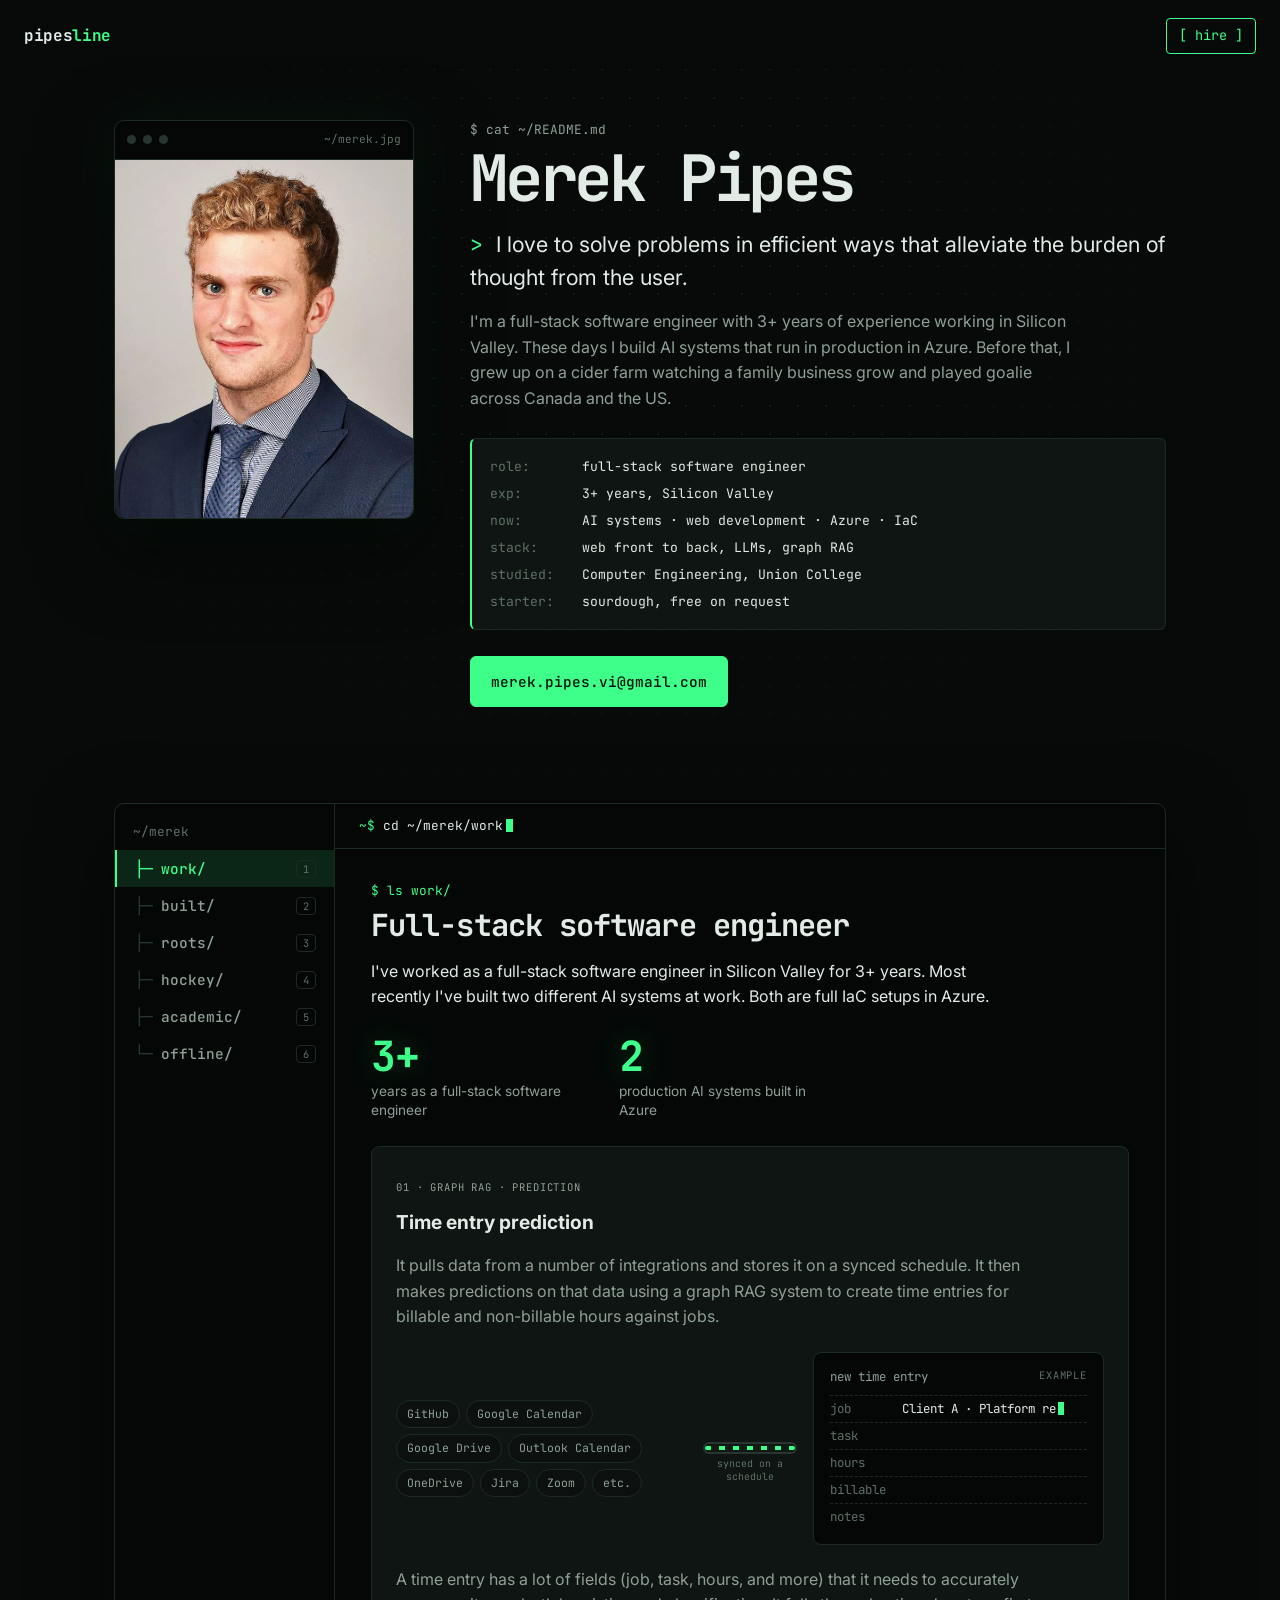
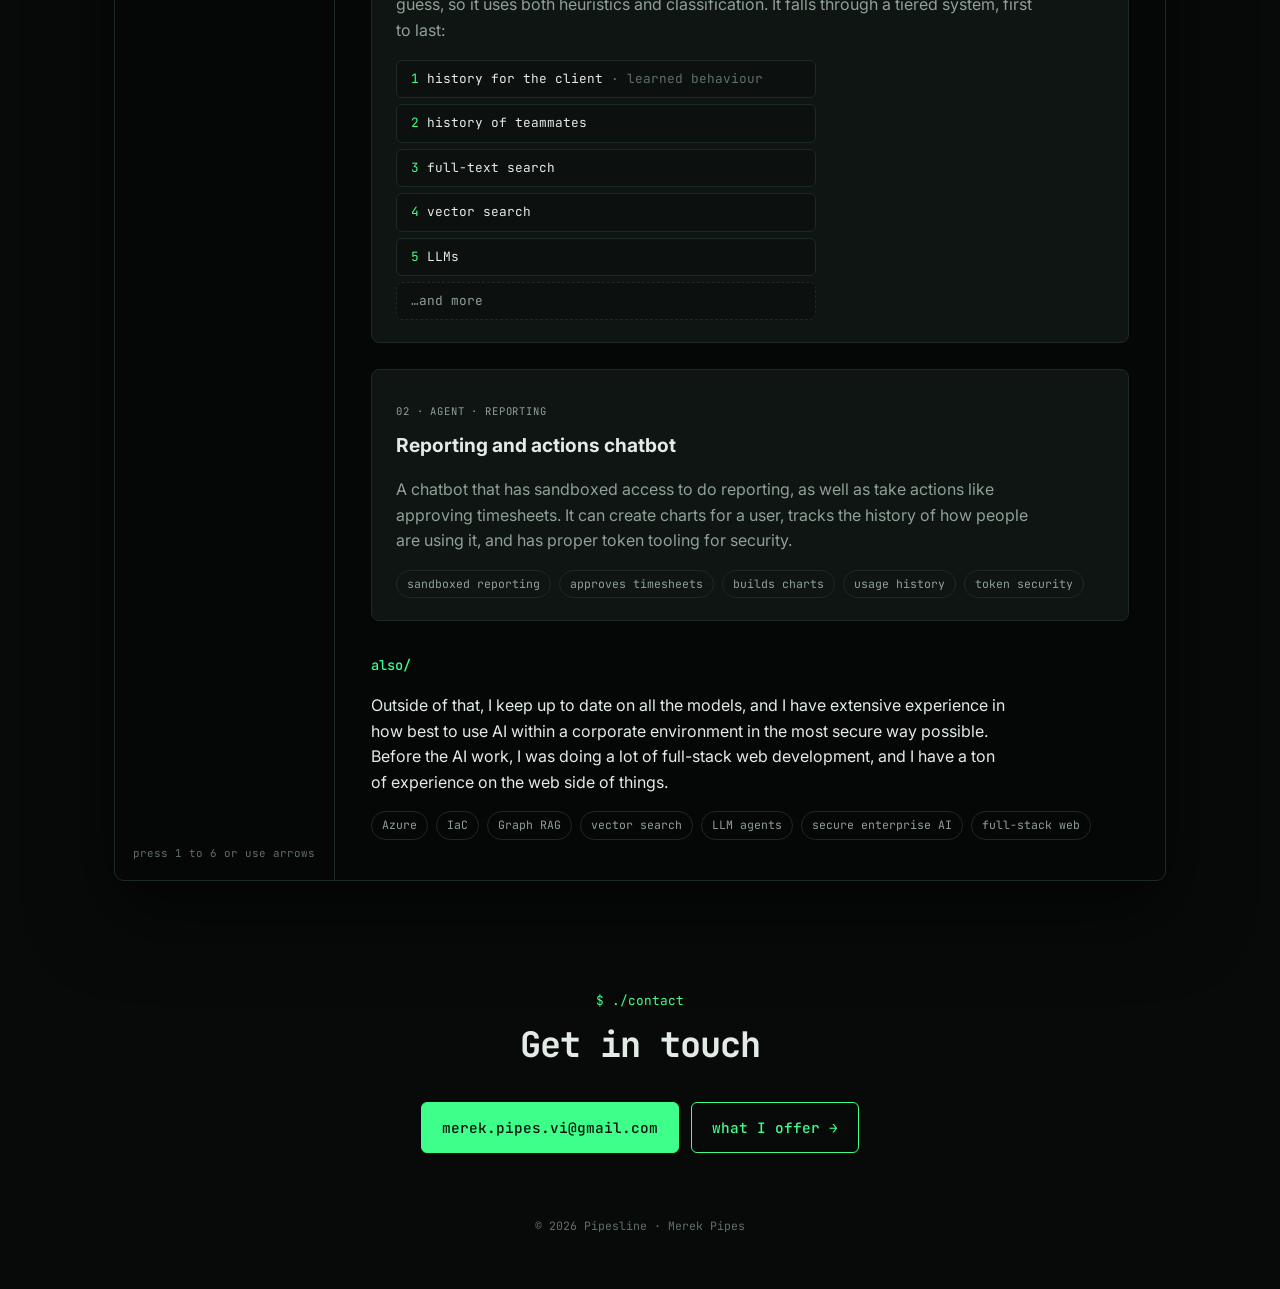
<file: about.html>
<!doctype html>
<html lang="en">
<head>
  <meta charset="utf-8">
  <meta name="viewport" content="width=device-width, initial-scale=1">
  <title>About Merek Pipes</title>
  <meta name="description" content="Merek Pipes is a full-stack software engineer with 3+ years in Silicon Valley, building production AI systems and web apps.">
  <meta name="theme-color" content="#070a09">
  <meta property="og:title" content="About Merek Pipes">
  <meta property="og:description" content="Full-stack software engineer, 3+ years in Silicon Valley. Production AI systems in Azure.">
  <meta property="og:url" content="https://pipesline.com/about">
  <meta property="og:image" content="https://pipesline.com/img/merek.jpg">
  <link rel="icon" href="data:image/svg+xml,%3Csvg xmlns='http://www.w3.org/2000/svg' viewBox='0 0 32 32'%3E%3Crect width='32' height='32' rx='7' fill='%23070a09'/%3E%3Cpath d='M11 26V8h6.5a5 5 0 0 1 0 10H11' fill='none' stroke='%233dff8a' stroke-width='3.5' stroke-linecap='round' stroke-linejoin='round'/%3E%3C/svg%3E">
  <link rel="preconnect" href="https://fonts.googleapis.com">
  <link rel="preconnect" href="https://fonts.gstatic.com" crossorigin>
  <link href="https://fonts.googleapis.com/css2?family=Inter:wght@400;500;600&family=JetBrains+Mono:wght@400;500;700&display=swap" rel="stylesheet">
  <link rel="stylesheet" href="styles.css">
  <link rel="stylesheet" href="about.css">
  <script>document.documentElement.classList.add('js')</script>
</head>
<body>
  <header class="topbar">
    <a class="mark mono" href="index.html">pipes<span>line</span></a>
    <nav class="top-links">
      <a class="hire mono" href="index.html#output">[ hire ]</a>
    </nav>
  </header>

  <main class="about">
    <!-- ---------- intro ---------- -->
    <section class="intro">
      <figure class="photo">
        <div class="term-bar" aria-hidden="true">
          <i></i><i></i><i></i>
          <span class="mono">~/merek.jpg</span>
        </div>
        <img src="img/merek.jpg" width="560" height="672" alt="Headshot of Merek Pipes in a navy suit">
      </figure>

      <div class="intro-text">
        <p class="cmd mono">$ cat ~/README.md</p>
        <h1 class="mono">Merek Pipes</h1>
        <p class="lead">I love to solve problems in efficient ways that alleviate the burden of thought from the user.</p>
        <p>I'm a full-stack software engineer with 3+ years of experience working in Silicon Valley. These days I build AI systems that run in production in Azure. Before that, I grew up on a cider farm watching a family business grow and played goalie across Canada and the US.</p>

        <dl class="facts mono">
          <div><dt>role</dt><dd>full-stack software engineer</dd></div>
          <div><dt>exp</dt><dd>3+ years, Silicon Valley</dd></div>
          <div><dt>now</dt><dd>AI systems · web development · Azure · IaC</dd></div>
          <div><dt>stack</dt><dd>web front to back, LLMs, graph RAG</dd></div>
          <div><dt>studied</dt><dd>Computer Engineering, Union College</dd></div>
          <div><dt>starter</dt><dd>sourdough, free on request</dd></div>
        </dl>

        <div class="intro-cta">
          <a class="btn primary mono" href="mailto:merek.pipes.vi@gmail.com" data-email>merek.pipes.vi@gmail.com</a>
        </div>
      </div>
    </section>

    <!-- ---------- explorer ---------- -->
    <section class="explorer" id="explore" aria-label="About Merek">
      <div class="tree mono" role="tablist" aria-label="Sections" aria-orientation="vertical">
        <p class="tree-root" aria-hidden="true">~/merek</p>
        <button role="tab" id="t-work" aria-controls="work" type="button"><span class="br" aria-hidden="true">├─</span>work/<kbd>1</kbd></button>
        <button role="tab" id="t-built" aria-controls="built" type="button"><span class="br" aria-hidden="true">├─</span>built/<kbd>2</kbd></button>
        <button role="tab" id="t-roots" aria-controls="roots" type="button"><span class="br" aria-hidden="true">├─</span>roots/<kbd>3</kbd></button>
        <button role="tab" id="t-hockey" aria-controls="hockey" type="button"><span class="br" aria-hidden="true">├─</span>hockey/<kbd>4</kbd></button>
        <button role="tab" id="t-academic" aria-controls="academic" type="button"><span class="br" aria-hidden="true">├─</span>academic/<kbd>5</kbd></button>
        <button role="tab" id="t-offline" aria-controls="offline" type="button"><span class="br" aria-hidden="true">└─</span>offline/<kbd>6</kbd></button>
        <p class="tree-hint" aria-hidden="true">press 1 to 6 or use arrows</p>
      </div>

      <div class="pane">
        <div class="pane-bar mono" aria-hidden="true"><span class="pane-prompt">~$</span> <span id="paneCmd">ls ~/merek</span><span class="caret"></span></div>

        <!-- work -->
        <section class="panel" role="tabpanel" id="work" aria-labelledby="t-work" tabindex="0">
          <p class="cmd mono">$ ls work/</p>
          <h2 class="mono">Full-stack software engineer</h2>
          <p>I've worked as a full-stack software engineer in Silicon Valley for 3+ years. Most recently I've built two different AI systems at work. Both are full IaC setups in Azure.</p>

          <div class="stats">
            <div class="stat"><b class="mono">3+</b><span>years as a full-stack software engineer</span></div>
            <div class="stat"><b class="mono">2</b><span>production AI systems built in Azure</span></div>
          </div>

          <article class="system">
            <p class="ship-k mono">01 · graph rag · prediction</p>
            <h3>Time entry prediction</h3>
            <p>It pulls data from a number of integrations and stores it on a synced schedule. It then makes predictions on that data using a graph RAG system to create time entries for billable and non-billable hours against jobs.</p>

            <div class="flow">
              <ul class="sources mono" aria-label="Integrations">
                <li>GitHub</li><li>Google Calendar</li><li>Google Drive</li><li>Outlook Calendar</li><li>OneDrive</li><li>Jira</li><li>Zoom</li><li>etc.</li>
              </ul>
              <div class="flow-pipe mono" aria-hidden="true"><span>synced on a schedule</span></div>
              <div class="entry mono" id="entry">
                <p class="entry-head"><span>new time entry</span><em>example</em></p>
                <dl>
                  <div><dt>job</dt><dd data-v="Client A · Platform rebuild"></dd></div>
                  <div><dt>task</dt><dd data-v="Development"></dd></div>
                  <div><dt>hours</dt><dd data-v="2.5"></dd></div>
                  <div><dt>billable</dt><dd data-v="yes"></dd></div>
                  <div><dt>notes</dt><dd data-v="Sprint review, PR fixes"></dd></div>
                </dl>
              </div>
            </div>

            <p>A time entry has a lot of fields (job, task, hours, and more) that it needs to accurately guess, so it uses both heuristics and classification. It falls through a tiered system, first to last:</p>
            <ol class="layers mono">
              <li>history for the client <span>learned behaviour</span></li>
              <li>history of teammates</li>
              <li>full-text search</li>
              <li>vector search</li>
              <li>LLMs</li>
              <li>…and more</li>
            </ol>
          </article>

          <article class="system">
            <p class="ship-k mono">02 · agent · reporting</p>
            <h3>Reporting and actions chatbot</h3>
            <p>A chatbot that has sandboxed access to do reporting, as well as take actions like approving timesheets. It can create charts for a user, tracks the history of how people are using it, and has proper token tooling for security.</p>
            <ul class="tags mono">
              <li>sandboxed reporting</li><li>approves timesheets</li><li>builds charts</li><li>usage history</li><li>token security</li>
            </ul>
          </article>

          <h3 class="mono">also/</h3>
          <p>Outside of that, I keep up to date on all the models, and I have extensive experience in how best to use AI within a corporate environment in the most secure way possible. Before the AI work, I was doing a lot of full-stack web development, and I have a ton of experience on the web side of things.</p>
          <ul class="tags mono" aria-label="Stack">
            <li>Azure</li><li>IaC</li><li>Graph RAG</li><li>vector search</li><li>LLM agents</li><li>secure enterprise AI</li><li>full-stack web</li>
          </ul>
        </section>

        <!-- built -->
        <section class="panel" role="tabpanel" id="built" aria-labelledby="t-built" tabindex="0">
          <p class="cmd mono">$ ls built/</p>
          <h2 class="mono">Things I've built</h2>
          <div class="shipped">
            <a class="ship" href="https://qclstaffboats.com" target="_blank" rel="noopener">
              <span class="ship-k mono">operations · live ↗</span>
              <b>qclstaffboats.com</b>
              <span>Staff scheduling and boat booking for a fishing lodge.</span>
            </a>
            <a class="ship" href="https://rentive.ca" target="_blank" rel="noopener">
              <span class="ship-k mono">product · live ↗</span>
              <b>rentive.ca</b>
              <span>Rental marketplace with AI support and AI listing import, built on my own.</span>
            </a>
            <div class="ship">
              <span class="ship-k mono">data viz</span>
              <b>Merridale sales pipeline</b>
              <span>Data visualization of the sales pipeline at Merridale Ciderworks.</span>
            </div>
            <div class="ship">
              <span class="ship-k mono">hardware · ml</span>
              <b>Remote weather station</b>
              <span>A remote weather station powered by machine learning.</span>
            </div>
          </div>
          <button class="replay mono" type="button" data-goto="work">→ and the two systems I built at work</button>
        </section>

        <!-- roots -->
        <section class="panel" role="tabpanel" id="roots" aria-labelledby="t-roots" tabindex="0">
          <p class="cmd mono">$ cat roots/merridale.md</p>
          <h2 class="mono">Merridale Ciderworks</h2>
          <p>My parents bought <a href="https://merridale.ca" target="_blank" rel="noopener">Merridale Ciderworks</a> when I was 2 years old, and I grew up on the farm watching it grow from just 2 part-time employees to the 40+ full-time employee corporation that it is today.</p>

          <div class="stats">
            <div class="stat"><b class="mono" data-count="2">2</b><span>part-time employees when we started</span></div>
            <div class="stat-arrow mono" aria-hidden="true">→</div>
            <div class="stat"><b class="mono" data-count="40" data-suffix="+">40+</b><span>full-time employees today</span></div>
          </div>

          <p>Throughout that time, I've helped modernize a number of their systems and technical solutions. From inventory, to their sales pipeline, and beyond.</p>
          <ul class="tags mono" aria-label="Systems I helped modernize">
            <li>inventory</li><li>sales pipeline</li><li>data visualization</li><li>…and beyond</li>
          </ul>
          <blockquote>Growing up watching a family business grow has given me insight into how small businesses run: what works and what doesn't, and what's possible (and what's not) for people who don't come from a technical background.</blockquote>
        </section>

        <!-- hockey -->
        <section class="panel" role="tabpanel" id="hockey" aria-labelledby="t-hockey" tabindex="0">
          <p class="cmd mono">$ traceroute union-college</p>
          <h2 class="mono">Hockey</h2>
          <p>I grew up in Cobble Hill, BC, and played hockey all across Canada and the United States. It took me from Shawnigan Lake, to Richmond, to La Ronge, Saskatchewan, to Swan Valley, Manitoba, and all the way to Schenectady, New York, where I got a hockey scholarship to play goal for Union College.</p>

          <div class="route" style="--p: 0">
            <div class="route-track" aria-hidden="true"><div class="route-fill"></div></div>
            <ol>
              <li><span class="dot" aria-hidden="true"></span><b>Shawnigan Lake</b><span>British Columbia</span></li>
              <li><span class="dot" aria-hidden="true"></span><b>Richmond</b><span>British Columbia</span></li>
              <li><span class="dot" aria-hidden="true"></span><b>La Ronge</b><span>Saskatchewan</span></li>
              <li><span class="dot" aria-hidden="true"></span><b>Swan Valley</b><span>Manitoba</span></li>
              <li><span class="dot" aria-hidden="true"></span><b>Schenectady</b><span>New York · Union College</span></li>
            </ol>
          </div>
          <button class="replay mono" type="button" data-replay>↻ replay the trip</button>

          <div class="stats">
            <div class="stat"><b class="mono">4</b><span>years at Union College, NCAA Division I</span></div>
            <div class="stat"><b class="mono">4×</b><span>Thomas Van Arden Dukehart Academic Award, highest GPA on the team</span></div>
          </div>
        </section>

        <!-- academic -->
        <section class="panel" role="tabpanel" id="academic" aria-labelledby="t-academic" tabindex="0">
          <p class="cmd mono">$ cat academic/transcript</p>
          <h2 class="mono">Union College</h2>
          <p>A degree in Computer Engineering with a minor in Economics. I graduated early with a 3.97 GPA while juggling hockey, school, and research.</p>

          <div class="stats">
            <div class="stat"><b class="mono" data-count="3.97" data-decimals="2">3.97</b><span>GPA</span></div>
            <div class="stat"><b class="mono">2</b><span>years of undergraduate research</span></div>
          </div>

          <h3 class="mono">research/</h3>
          <p>For my 3rd and 4th year, I did research with Professor Chandra Pappu in using chaos theory for a joint radar and communication waveform: <em>controlled chaotic signals for dual-functional bistatic radar-communication systems</em>. The idea is to integrate radar with communications so you need fewer RF transmitters.</p>
          <figure class="chaos">
            <canvas id="chaos" height="150" aria-hidden="true"></canvas>
            <figcaption class="mono">
              <span>two Lorenz signals that start <b>0.000001</b> apart and end up completely different. (illustration only)</span>
              <button type="button" data-rerun>↻ nudge &amp; rerun</button>
            </figcaption>
          </figure>

          <h3 class="mono">awards/</h3>
          <ul class="awards">
            <li><b>IEEE AESS Engineering Scholarship</b><span>Given to only 2 people annually across the country, for research in the aerospace field. The first recipient from Union College.</span></li>
            <li><b>Top Computer / Electrical Engineer</b><span>Awarded to the most excellent Computer or Electrical Engineer in my year.</span></li>
            <li><b>4× AHCA All-American Scholar</b><span>American Hockey Coaches Association.</span></li>
            <li><b>4× ECAC Hockey All-Academic Team</b></li>
            <li><b>4× Thomas Van Arden Dukehart Academic Award</b><span>Highest GPA on the Union men's hockey team.</span></li>
          </ul>
        </section>

        <!-- offline -->
        <section class="panel" role="tabpanel" id="offline" aria-labelledby="t-offline" tabindex="0">
          <p class="cmd mono">$ cat offline/*.txt</p>
          <h2 class="mono">When I'm not coding</h2>
          <ul class="hobbies">
            <li><span class="glyph mono" aria-hidden="true">U·ᴥ·U</span><b class="mono">dog sitting</b></li>
            <li><span class="glyph mono" aria-hidden="true">■━━■</span><b class="mono">working out</b></li>
            <li><span class="glyph mono" aria-hidden="true">━━╋━━</span><b class="mono">BJJ</b></li>
            <li><span class="glyph mono" aria-hidden="true">~♨~</span><b class="mono">cooking + baking</b></li>
          </ul>

          <div class="starter">
            <div class="jar" aria-hidden="true"><div class="dough"></div></div>
            <div class="starter-text">
              <p>I would happily share sourdough starter with anyone who would ask.</p>
              <p class="mono starter-state" id="starterState" aria-live="polite">status: hungry</p>
              <button class="btn mono" type="button" id="feed">feed the starter</button>
              <a class="btn primary mono" id="askStarter" href="mailto:merek.pipes.vi@gmail.com?subject=Sourdough%20starter" hidden>ask for some →</a>
            </div>
          </div>
        </section>
      </div>
    </section>

    <section class="about-foot">
      <p class="cmd mono">$ ./contact</p>
      <h2 class="mono">Get in touch</h2>
      <div class="cta">
        <a class="btn primary mono" href="mailto:merek.pipes.vi@gmail.com" data-email>merek.pipes.vi@gmail.com</a>
        <a class="btn mono" href="index.html">what I offer →</a>
      </div>
      <footer class="foot mono">© 2026 Pipesline · Merek Pipes</footer>
    </section>
  </main>

  <script src="config.js"></script>
  <script src="about.js" defer></script>
</body>
</html>
</file>
<file: styles.css>
:root {
  --bg: #070a09;
  --bg-2: #0c110f;
  --surface: #0e1512;
  --line: #1d2a24;
  --text: #e2ebe5;
  --muted: #8fa096;
  --dim: #5f7066;
  --accent: #3dff8a;
  --accent-ink: #03130a;
  --accent-soft: rgba(61, 255, 138, .12);
  --pipe: #111a16;
  --pipe-edge: #26362e;
  --mono: 'JetBrains Mono', ui-monospace, SFMono-Regular, Menlo, Consolas, monospace;
  --sans: 'Inter', system-ui, -apple-system, 'Segoe UI', Roboto, sans-serif;
  --node: 56px;
  --gutter: 24px;
  color-scheme: dark;
}

* { box-sizing: border-box; }
html { scroll-behavior: smooth; }
body {
  margin: 0;
  position: relative;
  overflow-x: hidden;
  background: var(--bg);
  color: var(--text);
  font: 16px/1.6 var(--sans);
  -webkit-font-smoothing: antialiased;
}
/* faint dot grid */
body::before {
  content: "";
  position: fixed;
  inset: 0;
  pointer-events: none;
  background-image: radial-gradient(rgba(61, 255, 138, .08) 1px, transparent 1px);
  background-size: 28px 28px;
  -webkit-mask-image: radial-gradient(ellipse at 50% 35%, #000 25%, transparent 75%);
          mask-image: radial-gradient(ellipse at 50% 35%, #000 25%, transparent 75%);
}

.mono { font-family: var(--mono); }
.sr-only {
  position: absolute; width: 1px; height: 1px; padding: 0; margin: -1px;
  overflow: hidden; clip: rect(0 0 0 0); white-space: nowrap; border: 0;
}
:focus-visible { outline: 2px solid var(--accent); outline-offset: 3px; border-radius: 4px; }
a { color: var(--accent); }

.skip { position: absolute; left: -9999px; top: 12px; z-index: 20; background: var(--accent); color: var(--accent-ink); padding: 8px 12px; }
.skip:focus { left: 12px; }

/* ---------- top bar ---------- */
.topbar {
  position: fixed; inset: 0 0 auto; z-index: 10;
  display: flex; justify-content: space-between; align-items: center;
  padding: 18px var(--gutter);
  background: linear-gradient(var(--bg) 35%, transparent);
}
.mark { color: var(--text); text-decoration: none; font-weight: 700; letter-spacing: -.02em; }
.mark span, .wordmark span { color: var(--accent); }
.hire {
  color: var(--accent); text-decoration: none; font-size: .85rem;
  padding: 6px 12px; border: 1px solid var(--accent); border-radius: 4px;
  transition: background .2s, color .2s;
}
.hire:hover { background: var(--accent); color: var(--accent-ink); }
.top-links { display: flex; gap: 10px; }
.hire.ghost { color: var(--muted); border-color: var(--line); }
.hire.ghost:hover { color: var(--accent-ink); border-color: var(--accent); }
.more-link { display: inline-block; margin-top: 16px; color: var(--accent); font-size: .8rem; text-decoration: none; }
.more-link span { color: var(--muted); transition: color .2s; }
.more-link:hover span { color: var(--text); }

/* ---------- pipe ---------- */
main { position: relative; z-index: 2; }
.pipe { position: absolute; top: 0; left: 0; z-index: 1; pointer-events: none; }
.pipe path { fill: none; stroke-linecap: round; stroke-linejoin: round; }
.p-measure { stroke: none; }
.p-edge { stroke: var(--pipe-edge); stroke-width: 20; }
.p-body { stroke: var(--pipe); stroke-width: 14; }
.p-glow { stroke: var(--accent); stroke-width: 24; opacity: .13; }
.p-fill { stroke: var(--accent); stroke-width: 8; }
.p-mask { stroke: #fff; stroke-width: 10; }
.p-flow {
  stroke: rgba(3, 19, 10, .55); stroke-width: 3;
  stroke-dasharray: 2 16;
  animation: flow .7s linear infinite;
}
@keyframes flow { to { stroke-dashoffset: -18; } }
.p-glow, .p-fill, .p-head, .p-head-glow { visibility: hidden; }
.flowing .p-glow, .flowing .p-fill { visibility: visible; }
.has-head .p-head, .has-head .p-head-glow { visibility: visible; }
.p-head { fill: #d9ffe8; }

.flange {
  width: 36px; height: 16px;
  background: var(--pipe); border: 2px solid var(--pipe-edge); border-radius: 4px;
  transition: border-color .4s, box-shadow .4s;
}
.flowing .inlet, .output.on .sink { border-color: var(--accent); box-shadow: 0 0 24px rgba(61, 255, 138, .45); }

/* ---------- hero ---------- */
.hero {
  position: relative;
  min-height: 100vh; min-height: 100svh;
  display: grid; place-content: center; text-align: center;
  padding: 0 var(--gutter);
}
.prompt { color: var(--dim); font-size: .85rem; margin: 0 0 12px; }
.wordmark {
  margin: 0; font-weight: 700; line-height: 1;
  font-size: clamp(3.2rem, 13vw, 8.5rem); letter-spacing: -.05em;
}
.wordmark span { text-shadow: 0 0 48px rgba(61, 255, 138, .35); }
.tagline { color: var(--muted); font-size: clamp(.95rem, 2.2vw, 1.2rem); margin: 22px 0 0; min-height: 1.6em; }
.caret {
  display: inline-block; width: .55em; height: 1.1em; margin-left: 3px;
  background: var(--accent); vertical-align: -.18em;
  animation: blink 1.05s steps(1) infinite;
}
@keyframes blink { 50% { opacity: 0; } }
.cue {
  position: absolute; left: 0; right: 0; bottom: 104px; margin: 0;
  color: var(--dim); font-size: .75rem; letter-spacing: .08em;
  transition: opacity .4s;
  animation: bob 2.2s ease-in-out infinite;
}
@keyframes bob { 50% { transform: translateY(5px); } }
.flowing .cue { opacity: 0; }
.inlet { position: absolute; left: 50%; bottom: 56px; transform: translateX(-50%); }

/* ---------- stages ---------- */
.pipeline { max-width: 1040px; margin: 0 auto; padding: 12vh var(--gutter) 0; }
.stage {
  display: flex; align-items: flex-start; gap: 28px;
  margin-bottom: clamp(170px, 30vh, 300px);
}
.stage:nth-child(even) { flex-direction: row-reverse; }
.node {
  flex: none; width: var(--node); height: var(--node); border-radius: 50%;
  display: grid; place-items: center;
  background: var(--bg-2); border: 2px solid var(--pipe-edge);
  color: var(--dim); font-size: .8rem; font-weight: 500;
  transition: border-color .4s, color .4s, box-shadow .4s;
}
.stage.on .node {
  border-color: var(--accent); color: var(--accent);
  box-shadow: 0 0 0 6px var(--accent-soft), 0 0 32px rgba(61, 255, 138, .35);
}
.card { max-width: 460px; padding-top: 6px; }
.js .card { opacity: 0; transform: translateY(18px); transition: opacity .6s ease, transform .6s ease; }
.js .stage.seen .card { opacity: 1; transform: none; }
.cmd { color: var(--accent); font-size: .8rem; margin: 0 0 6px; }
.card h2 { font-size: clamp(1.45rem, 3vw, 2rem); line-height: 1.15; letter-spacing: -.03em; margin: 0 0 8px; }
.hook { color: var(--muted); font-size: 1.05rem; margin: 0 0 16px; }

summary {
  display: inline-flex; align-items: center; gap: 8px; cursor: pointer; list-style: none;
  font: 500 .8rem var(--mono); color: var(--text);
  padding: 6px 14px; border: 1px solid var(--line); border-radius: 999px;
  transition: border-color .2s;
}
summary::-webkit-details-marker { display: none; }
summary::before { content: "+"; color: var(--accent); }
details[open] summary::before { content: "−"; }
summary:hover { border-color: var(--accent); }
.more {
  margin-top: 14px; padding: 16px 18px;
  background: var(--surface); border: 1px solid var(--line); border-left: 2px solid var(--accent); border-radius: 6px;
}
.more ul { margin: 0; padding-left: 1.1em; }
.more li { margin: 4px 0; }
.more li::marker { color: var(--accent); }
.meta { margin: 12px 0 0; font: .72rem var(--mono); color: var(--dim); text-transform: uppercase; letter-spacing: .08em; }

/* ---------- output / terminal ---------- */
.output { max-width: 760px; margin: 0 auto; padding: 0 var(--gutter) 6vh; min-height: 85vh; }
.sink { margin: 0 auto; }
.terminal {
  margin-top: -2px;
  background: #040706; border: 1px solid var(--line); border-radius: 10px; overflow: hidden;
  box-shadow: 0 30px 80px rgba(0, 0, 0, .55);
  transition: border-color .3s, box-shadow .4s;
}
.output.on .terminal { box-shadow: 0 30px 80px rgba(0, 0, 0, .55), 0 0 60px rgba(61, 255, 138, .08); }
.terminal:focus-within { border-color: var(--accent); }
.term-bar { display: flex; align-items: center; gap: 7px; padding: 11px 14px; border-bottom: 1px solid var(--line); }
.term-bar i { width: 10px; height: 10px; border-radius: 50%; background: var(--pipe-edge); }
.term-bar span { margin-left: auto; color: var(--dim); font-size: .72rem; }
.term-body { padding: 18px 20px; font-size: .9rem; line-height: 1.75; min-height: 280px; max-height: 440px; overflow-y: auto; cursor: text; }
.term-out p { margin: 0; white-space: pre-wrap; word-break: break-word; }
.term-out .cmdline { color: var(--text); }
.term-out .cmdline::before { content: "~$ "; color: var(--accent); }
.term-out .ok { color: var(--accent); }
.term-out .dim { color: var(--muted); }
.term-out .err { color: #ff8b80; }
.term-form { display: flex; align-items: center; gap: 10px; }
.term-form label { color: var(--accent); white-space: nowrap; }
.term-form input {
  flex: 1; min-width: 0; padding: 0; border: 0; outline: none; background: transparent;
  color: var(--text); font: inherit; caret-color: var(--accent);
}

.cta { display: flex; flex-wrap: wrap; justify-content: center; gap: 12px; margin-top: 28px; }
.btn {
  padding: 13px 20px; border: 1px solid var(--accent); border-radius: 6px;
  color: var(--accent); text-decoration: none; font-size: .9rem; font-weight: 500;
  transition: background .2s, color .2s, box-shadow .2s;
}
.btn.primary { background: var(--accent); color: var(--accent-ink); }
.btn:hover { box-shadow: 0 0 28px rgba(61, 255, 138, .35); }
.foot { margin-top: 64px; text-align: center; color: var(--dim); font-size: .72rem; }

.gauge {
  position: fixed; right: 18px; bottom: 16px; z-index: 10;
  color: var(--dim); font-size: .7rem; letter-spacing: .06em;
}
.gauge b { color: var(--accent); font-weight: 500; }


/* ---------- whoami tags + shipped grid ---------- */
.tags { display: flex; flex-wrap: wrap; gap: 8px; margin: 0; padding: 0; list-style: none; }
.tags li {
  font-size: .72rem; color: var(--muted);
  padding: 4px 10px; border: 1px solid var(--line); border-radius: 999px;
}
.stage.wide .card { max-width: 620px; }
.shipped { display: grid; grid-template-columns: repeat(2, minmax(0, 1fr)); gap: 12px; margin-top: 6px; }
.ship {
  display: flex; flex-direction: column; gap: 4px;
  padding: 16px 16px 18px;
  background: var(--surface); border: 1px solid var(--line); border-radius: 8px;
  color: var(--muted); text-decoration: none; font-size: .9rem; line-height: 1.45;
  transition: border-color .25s, transform .25s, box-shadow .25s;
}
.ship b { color: var(--text); font-size: 1.02rem; font-weight: 600; }
.ship-k { color: var(--accent); font-size: .66rem; text-transform: uppercase; letter-spacing: .08em; }
.ship:hover { border-color: var(--pipe-edge); transform: translateY(-2px); }
a.ship:hover { border-color: var(--accent); box-shadow: 0 0 28px rgba(61, 255, 138, .12); }
.js .stage.seen .ship { animation: rise .5s ease both; }
.js .stage.seen .ship:nth-child(2) { animation-delay: .08s; }
.js .stage.seen .ship:nth-child(3) { animation-delay: .16s; }
.js .stage.seen .ship:nth-child(4) { animation-delay: .24s; }
@keyframes rise { from { opacity: 0; transform: translateY(10px); } }

/* Lenis smooth scroll */
html.lenis, html.lenis body { height: auto; }
.lenis.lenis-smooth { scroll-behavior: auto !important; }

/* ---------- mobile: pipe runs straight down the left ---------- */
@media (max-width: 720px) {
  :root { --node: 40px; --gutter: 16px; }
  .stage, .stage:nth-child(even) { flex-direction: row; gap: 18px; margin-bottom: clamp(120px, 20vh, 200px); }
  .card { padding-top: 2px; }
  .hook { font-size: 1rem; }
  .term-form .long { display: none; }
  .term-body { padding: 16px; font-size: .85rem; }
  .shipped { grid-template-columns: 1fr; }
}

@media (prefers-reduced-motion: reduce) {
  html { scroll-behavior: auto; }
  *, *::before, *::after { animation: none !important; transition: none !important; }
}
</file>
<file: about.css>
/* About page. Builds on the tokens and components in styles.css. */

[hidden] { display: none !important; }

.about { max-width: 1100px; margin: 0 auto; padding: 120px var(--gutter) 0; position: relative; z-index: 2; }

/* ---------- intro ---------- */
.intro { display: grid; grid-template-columns: minmax(220px, 300px) 1fr; gap: 56px; align-items: start; }
.photo {
  margin: 0; overflow: hidden;
  background: #040706; border: 1px solid var(--line); border-radius: 10px;
  box-shadow: 0 30px 80px rgba(0, 0, 0, .55), 0 0 60px rgba(61, 255, 138, .06);
}
.photo .term-bar { display: flex; align-items: center; gap: 7px; padding: 10px 12px; border-bottom: 1px solid var(--line); }
.photo .term-bar i { width: 9px; height: 9px; border-radius: 50%; background: var(--pipe-edge); }
.photo .term-bar span { margin-left: auto; color: var(--dim); font-size: .7rem; }
.photo img { display: block; width: 100%; height: auto; }

.intro-text h1 { font-size: clamp(2.4rem, 6vw, 4rem); line-height: 1; letter-spacing: -.05em; margin: 0 0 18px; }
.intro-text > p { max-width: 60ch; color: var(--muted); }
.lead { color: var(--text) !important; font-size: clamp(1.1rem, 2.2vw, 1.35rem); line-height: 1.5; margin: 0 0 12px; }
.lead::before { content: "> "; color: var(--accent); font-family: var(--mono); }

.facts { margin: 26px 0 0; padding: 14px 18px; border: 1px solid var(--line); border-left: 2px solid var(--accent); border-radius: 6px; background: var(--surface); font-size: .82rem; }
.facts div { display: grid; grid-template-columns: 80px 1fr; gap: 12px; padding: 3px 0; }
.facts dt { color: var(--dim); }
.facts dt::after { content: ":"; }
.facts dd { margin: 0; color: var(--text); }

.intro-cta { display: flex; flex-wrap: wrap; gap: 10px; margin-top: 26px; }
button.btn { background: none; cursor: pointer; font-family: var(--mono); }
button.btn.primary { background: var(--accent); }

/* ---------- explorer ---------- */
.explorer {
  display: grid; grid-template-columns: 220px minmax(0, 1fr);
  margin-top: 96px; min-height: 620px;
  background: #040706; border: 1px solid var(--line); border-radius: 10px;
  box-shadow: 0 30px 80px rgba(0, 0, 0, .55);
  scroll-margin-top: 80px;
}
html:not(.js) .tree, html:not(.js) .pane-bar { display: none; }
html:not(.js) .explorer { grid-template-columns: 1fr; }

.tree { display: flex; flex-direction: column; padding: 18px 0; border-right: 1px solid var(--line); }
.tree-root { margin: 0 0 8px; padding: 0 18px; color: var(--dim); font-size: .8rem; }
.tree-hint { margin: auto 0 0; padding: 16px 18px 0; color: var(--dim); font-size: .68rem; }
.tree [role="tab"] {
  display: flex; align-items: center; gap: 8px;
  padding: 9px 18px; border: 0; border-left: 2px solid transparent;
  background: none; color: var(--muted); font: 500 .9rem var(--mono); text-align: left; cursor: pointer;
  transition: color .2s, background .2s, border-color .2s;
}
.tree .br { color: var(--pipe-edge); }
.tree kbd { margin-left: auto; font: .65rem var(--mono); color: var(--dim); padding: 1px 6px; border: 1px solid var(--line); border-radius: 4px; }
.tree [role="tab"]:hover { color: var(--text); }
.tree [aria-selected="true"] { color: var(--accent); background: var(--accent-soft); border-left-color: var(--accent); }
.tree [aria-selected="true"] .br { color: var(--accent); }

.pane { min-width: 0; display: flex; flex-direction: column; }
.pane-bar { padding: 12px 24px; border-bottom: 1px solid var(--line); color: var(--text); font-size: .8rem; }
.pane-prompt { color: var(--accent); }
.pane-bar .caret { height: 1em; }

.panel { padding: 32px 36px 40px; outline: none; }
.panel.enter { animation: rise .45s ease both; }
.panel h2 { font-size: clamp(1.4rem, 3vw, 1.9rem); line-height: 1.15; letter-spacing: -.03em; margin: 0 0 14px; }
.panel h3 { margin: 34px 0 10px; font-size: 1.05rem; }
.panel h3.mono { color: var(--accent); font-size: .85rem; font-weight: 500; }
.panel p { max-width: 64ch; }
.panel .tags { margin: 14px 0 0; }
.panel blockquote {
  margin: 26px 0 0; padding: 4px 0 4px 18px; max-width: 64ch;
  border-left: 2px solid var(--accent); color: var(--text); font-size: 1.05rem;
}

/* ---------- stats ---------- */
.stats { display: flex; flex-wrap: wrap; align-items: center; gap: 14px 28px; margin: 24px 0; }
.stat { display: flex; flex-direction: column; gap: 2px; min-width: 120px; max-width: 220px; }
.stat b { color: var(--accent); font-size: clamp(2rem, 4vw, 2.6rem); line-height: 1.1; font-weight: 700; letter-spacing: -.03em; text-shadow: 0 0 32px rgba(61, 255, 138, .3); }
.stat span { color: var(--muted); font-size: .85rem; line-height: 1.4; }
.stat-arrow { color: var(--dim); font-size: 1.6rem; }

/* ---------- hockey route ---------- */
.route { position: relative; margin: 36px 0 12px; }
.route ol { position: relative; display: grid; grid-template-columns: repeat(5, 1fr); margin: 0; padding: 0; list-style: none; }
.route li { display: flex; flex-direction: column; align-items: center; text-align: center; gap: 2px; }
.route li b { margin-top: 10px; font-size: .92rem; color: var(--muted); transition: color .3s; }
.route li span:not(.dot) { font-size: .75rem; color: var(--dim); }
.route .dot {
  width: 22px; height: 22px; border-radius: 50%;
  background: var(--bg-2); border: 2px solid var(--pipe-edge);
  transition: border-color .3s, box-shadow .3s, background .3s;
}
.route li.reached .dot { border-color: var(--accent); background: var(--accent); box-shadow: 0 0 0 5px var(--accent-soft), 0 0 22px rgba(61, 255, 138, .4); }
.route li.reached b { color: var(--text); }
.route-track { position: absolute; left: 10%; right: 10%; top: 8px; height: 6px; border-radius: 3px; background: var(--pipe); box-shadow: 0 0 0 2px var(--pipe-edge); }
.route-fill { height: 100%; border-radius: inherit; background: var(--accent); transform-origin: left; transform: scaleX(var(--p)); transition: transform .5s ease; }

.replay {
  margin-top: 14px; padding: 6px 14px; cursor: pointer;
  background: none; color: var(--text); font-size: .78rem;
  border: 1px solid var(--line); border-radius: 999px; transition: border-color .2s;
}
.replay:hover { border-color: var(--accent); }

/* ---------- chaos canvas ---------- */
.chaos { margin: 18px 0 0; padding: 14px; background: var(--surface); border: 1px solid var(--line); border-radius: 8px; }
.chaos canvas { display: block; width: 100%; height: 150px; }
.chaos figcaption { display: flex; flex-wrap: wrap; justify-content: space-between; align-items: center; gap: 10px; margin-top: 10px; color: var(--dim); font-size: .72rem; }
.chaos figcaption b { color: var(--accent); font-weight: 500; }
.chaos button { background: none; border: 1px solid var(--line); border-radius: 999px; color: var(--text); font: inherit; padding: 4px 12px; cursor: pointer; }
.chaos button:hover { border-color: var(--accent); }

/* ---------- awards ---------- */
.awards { display: grid; grid-template-columns: repeat(2, minmax(0, 1fr)); gap: 12px; margin: 0; padding: 0; list-style: none; }
.awards li { display: flex; flex-direction: column; gap: 4px; padding: 14px 16px; background: var(--surface); border: 1px solid var(--line); border-radius: 8px; }
.awards b { font-weight: 600; }
.awards b::before { content: "★ "; color: var(--accent); }
.awards span { color: var(--muted); font-size: .88rem; line-height: 1.45; }

/* ---------- work ---------- */
.system { margin: 26px 0 0; padding: 22px 24px; background: var(--surface); border: 1px solid var(--line); border-radius: 8px; }
.system h3 { margin: 4px 0 10px; font-size: 1.2rem; }
.system p { color: var(--muted); }

.flow { display: grid; grid-template-columns: 1fr auto 1fr; gap: 18px; align-items: center; margin: 22px 0; }
.sources { display: flex; flex-wrap: wrap; gap: 6px; margin: 0; padding: 0; list-style: none; }
.sources li { font-size: .72rem; padding: 4px 10px; border: 1px solid var(--line); border-radius: 999px; color: var(--muted); background: var(--bg-2); }
.flow.run .sources li { animation: ping 2.4s ease-in-out infinite; }
.flow.run .sources li:nth-child(2n) { animation-delay: .3s; }
.flow.run .sources li:nth-child(3n) { animation-delay: .6s; }
@keyframes ping { 50% { border-color: var(--accent); color: var(--text); } }

.flow-pipe { position: relative; width: 90px; height: 8px; border-radius: 4px; background: var(--pipe); box-shadow: 0 0 0 2px var(--pipe-edge); }
.flow-pipe::after {
  content: ""; position: absolute; inset: 2px 0; border-radius: 2px;
  background: repeating-linear-gradient(90deg, var(--accent) 0 6px, transparent 6px 14px);
  animation: slide .8s linear infinite;
}
@keyframes slide { to { background-position: 14px 0; } }
.flow-pipe span { position: absolute; top: 14px; left: 50%; transform: translateX(-50%); width: 90px; text-align: center; font-size: .62rem; line-height: 1.3; color: var(--dim); }

.entry { padding: 14px 16px; background: #040706; border: 1px solid var(--line); border-radius: 8px; font-size: .78rem; }
.entry-head { display: flex; justify-content: space-between; margin: 0 0 8px; color: var(--accent); }
.entry-head em { font-style: normal; color: var(--dim); font-size: .65rem; text-transform: uppercase; letter-spacing: .08em; }
.entry dl { margin: 0; }
.entry dl div { display: grid; grid-template-columns: 64px 1fr; gap: 8px; padding: 3px 0; border-top: 1px dashed var(--line); }
.entry dt { color: var(--dim); }
.entry dd { margin: 0; color: var(--text); min-height: 1.4em; }
.entry dd.typing::after { content: ""; display: inline-block; width: .5em; height: 1em; margin-left: 2px; background: var(--accent); vertical-align: -.15em; }

.layers { display: flex; flex-direction: column; gap: 6px; margin: 12px 0 0; padding: 0; list-style: none; max-width: 420px; }
.layers { counter-reset: tier; }
.layers li:not(:last-child)::before { counter-increment: tier; content: counter(tier) "  "; color: var(--accent); }
.layers li {
  padding: 8px 14px; border: 1px solid var(--line); border-radius: 6px; background: var(--bg-2);
  font-size: .8rem; color: var(--text);
}
.layers li span { color: var(--dim); }
.layers li span::before { content: "· "; }
.layers li:last-child { color: var(--muted); border-style: dashed; }
#work.enter .layers li { animation: rise .45s ease both; }
#work.enter .layers li:nth-child(2) { animation-delay: .06s; }
#work.enter .layers li:nth-child(3) { animation-delay: .12s; }
#work.enter .layers li:nth-child(4) { animation-delay: .18s; }
#work.enter .layers li:nth-child(5) { animation-delay: .24s; }
#work.enter .layers li:nth-child(6) { animation-delay: .3s; }

/* ---------- built ---------- */
#built .shipped { margin-top: 18px; }

/* ---------- offline ---------- */
.hobbies { display: grid; grid-template-columns: repeat(4, minmax(0, 1fr)); gap: 12px; margin: 22px 0 0; padding: 0; list-style: none; }
.hobbies li {
  display: flex; flex-direction: column; align-items: center; gap: 10px;
  padding: 22px 12px; text-align: center;
  background: var(--surface); border: 1px solid var(--line); border-radius: 8px;
  transition: border-color .25s, transform .25s;
}
.hobbies li:hover { border-color: var(--accent); transform: translateY(-2px); }
.glyph { color: var(--accent); font-size: 1.15rem; white-space: nowrap; }
.hobbies b { font-size: .85rem; font-weight: 500; }

.starter { display: flex; gap: 28px; align-items: center; margin-top: 30px; padding: 22px 24px; background: var(--surface); border: 1px solid var(--line); border-radius: 8px; }
.starter-text p { margin: 0 0 6px; }
.starter-state { color: var(--accent); font-size: .8rem; margin-bottom: 14px !important; }
.starter-text .btn { display: inline-block; margin: 4px 8px 0 0; }
.jar {
  flex: none; position: relative; width: 70px; height: 96px; overflow: hidden;
  border: 2px solid var(--pipe-edge); border-top-width: 6px; border-radius: 8px 8px 14px 14px;
  background: var(--bg-2);
}
.dough {
  position: absolute; left: 0; right: 0; bottom: 0;
  height: calc(28% + var(--lvl, 0) * 17%);
  background: radial-gradient(circle at 30% 30%, rgba(3, 19, 10, .35) 2px, transparent 3px) 0 0 / 12px 12px, #e9dcc0;
  border-radius: 40% 40% 0 0 / 14px 14px 0 0;
  transition: height .6s cubic-bezier(.3, 1.5, .5, 1);
}

/* ---------- foot ---------- */
.about-foot { padding: 110px 0 6vh; text-align: center; }
.about-foot h2 { font-size: clamp(1.5rem, 3.4vw, 2.2rem); letter-spacing: -.03em; margin: 0; }

/* ---------- tablet / mobile ---------- */
@media (max-width: 900px) {
  .flow { grid-template-columns: 1fr; }
  .flow-pipe { width: 8px; height: 46px; margin-left: 20px; }
  .flow-pipe::after { inset: 0 2px; background: repeating-linear-gradient(180deg, var(--accent) 0 6px, transparent 6px 14px); animation-name: slide-y; }
  .flow-pipe span { top: 50%; left: 22px; transform: translateY(-50%); }
  .hobbies { grid-template-columns: repeat(2, minmax(0, 1fr)); }
}
@keyframes slide-y { to { background-position: 0 14px; } }

@media (max-width: 720px) {
  .about { padding-top: 88px; }
  .intro { grid-template-columns: minmax(0, 1fr); gap: 28px; }
  .photo { max-width: 220px; }
  .facts div { grid-template-columns: 68px 1fr; }

  .explorer { grid-template-columns: minmax(0, 1fr); margin-top: 64px; scroll-margin-top: 64px; }
  .tree {
    flex-direction: row; overflow-x: auto; padding: 0; gap: 0;
    border-right: 0; border-bottom: 1px solid var(--line); scrollbar-width: none;
  }
  .tree::-webkit-scrollbar { display: none; }
  .tree-root, .tree-hint, .tree .br, .tree kbd { display: none; }
  .tree [role="tab"] { flex: none; padding: 12px 14px; border-left: 0; border-bottom: 2px solid transparent; font-size: .82rem; }
  .tree [aria-selected="true"] { border-bottom-color: var(--accent); }
  .pane-bar { padding: 10px 16px; }
  .panel { padding: 24px 18px 30px; }
  .system { padding: 18px 16px; }
  .awards { grid-template-columns: 1fr; }

  /* the trip runs downward on small screens */
  .route ol { grid-template-columns: 1fr; grid-auto-rows: 1fr; gap: 0; }
  .route li { flex-direction: row; flex-wrap: wrap; align-items: center; text-align: left; gap: 0 12px; min-height: 58px; }
  .route li b { margin: 0; }
  .route li span:not(.dot) { flex-basis: 100%; padding-left: 34px; margin-top: -6px; }
  .route-track { left: 8px; right: auto; top: 10%; bottom: 10%; width: 6px; height: auto; }
  .route-fill { transform-origin: top; transform: scaleY(var(--p)); }

  .starter { flex-direction: column; align-items: flex-start; }
}

/* ---------- print: the whole thing, as a resume ---------- */
@media print {
  :root { --text: #111; --muted: #333; --dim: #666; --accent: #0a7a3c; --surface: #fff; --line: #ccc; --bg-2: #fff; }
  body { background: #fff; color: #111; font-size: 11pt; }
  body::before, .topbar, .tree, .pane-bar, .intro-cta, .replay, .chaos, .starter, .flow, .hobbies .glyph { display: none !important; }
  .about { padding: 0; max-width: none; }
  .intro { grid-template-columns: 140px 1fr; gap: 24px; }
  .photo { box-shadow: none; }
  .photo .term-bar { display: none; }
  .explorer { display: block; margin-top: 24px; border: 0; box-shadow: none; background: none; min-height: 0; }
  .panel[hidden] { display: block !important; }
  .panel { padding: 16px 0; break-inside: avoid-page; animation: none !important; }
  .stat b { text-shadow: none; }
  .route-track, .route .dot { display: none; }
  .route ol { grid-template-columns: repeat(5, 1fr); }
  .system, .awards li, .ship, .hobbies li { background: none; break-inside: avoid; }
  .about-foot { padding: 16px 0 0; text-align: left; }
  a { color: inherit; }
  .about-foot .cta { justify-content: flex-start; margin-top: 8px; }
  .about-foot .btn { padding: 0 16px 0 0; border: 0; background: none !important; color: var(--text) !important; box-shadow: none; }
}
</file>
